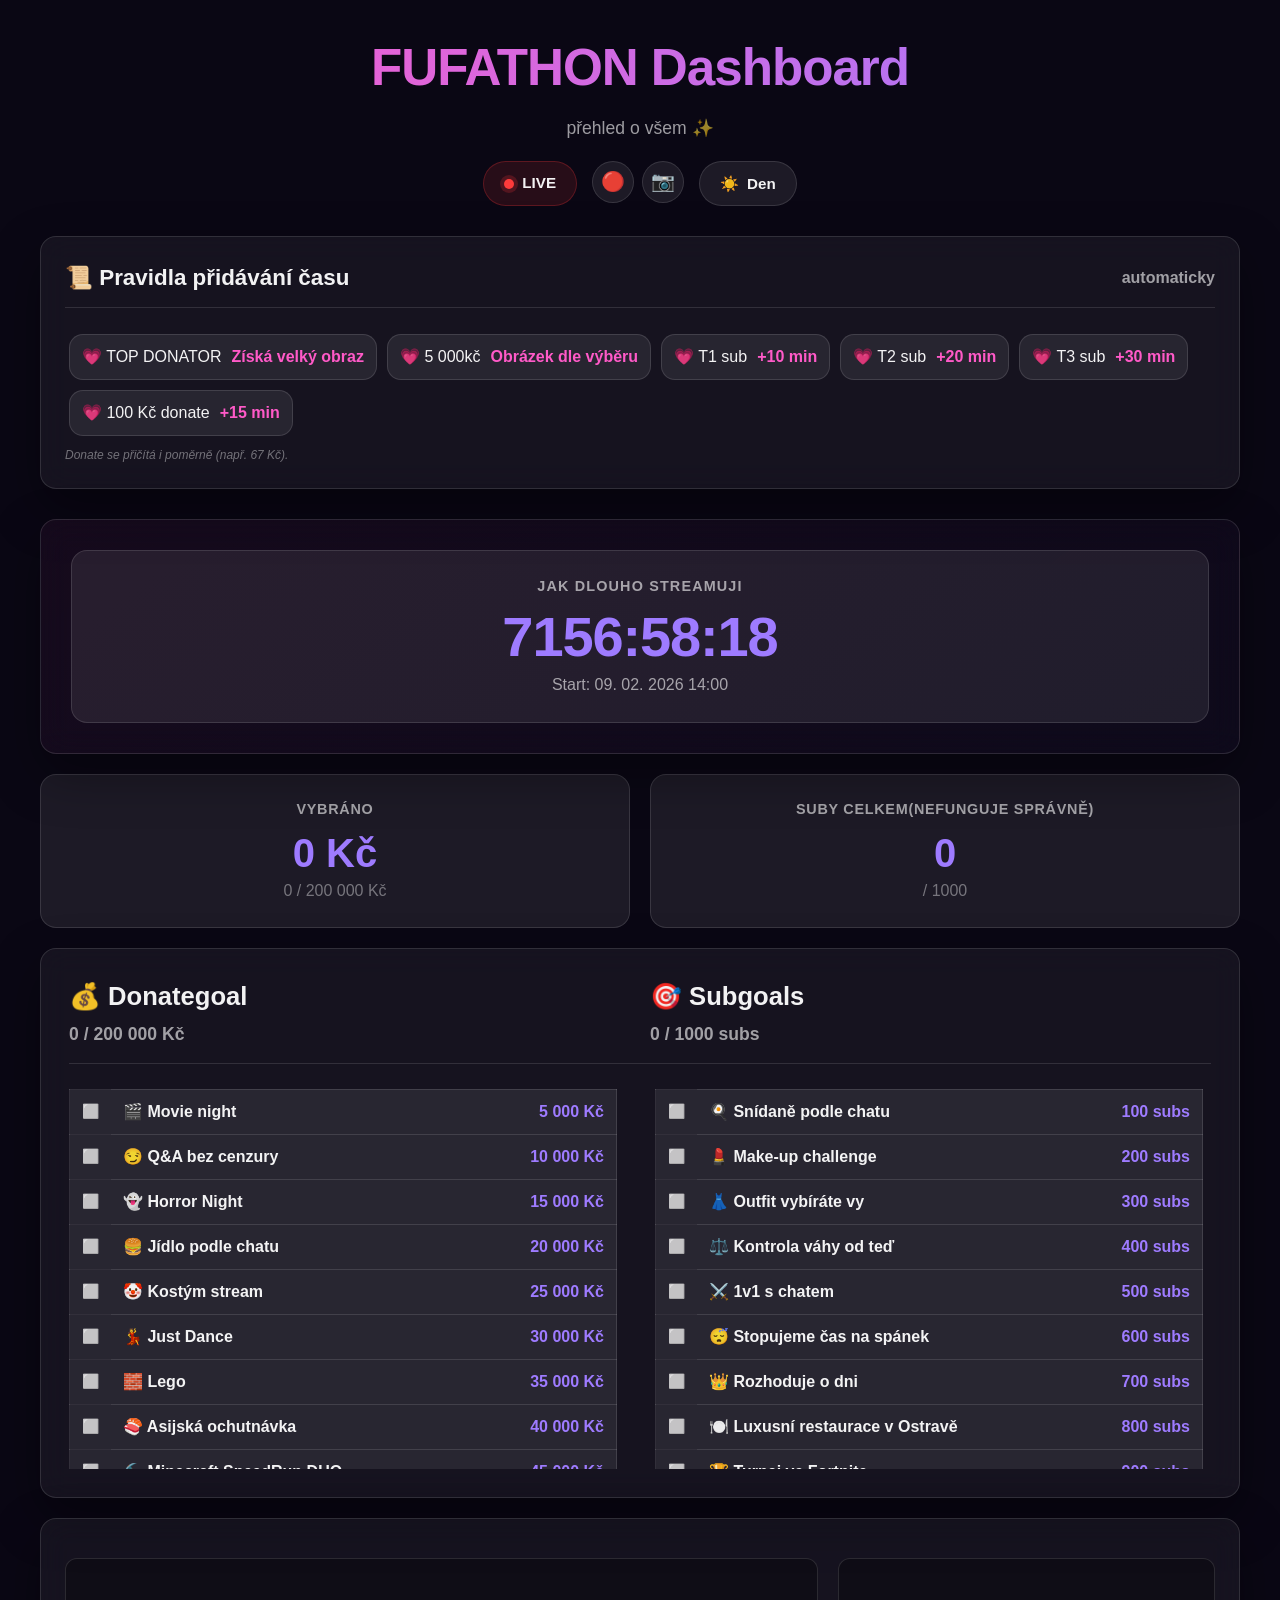
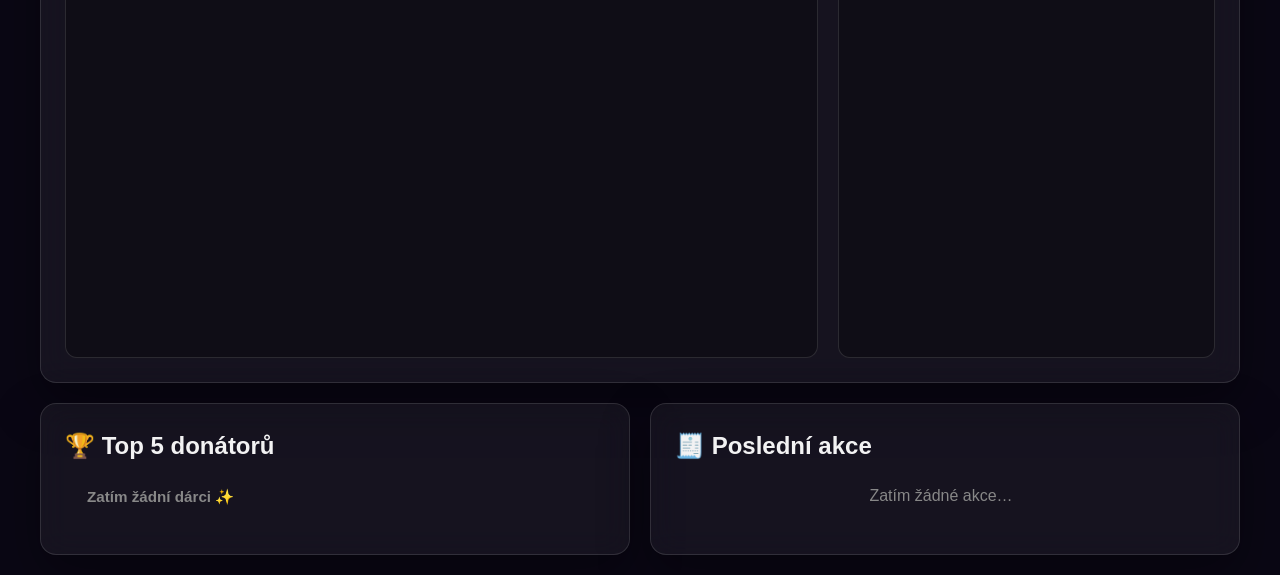
<file: index.html>
<!doctype html>
<html lang="cs">
<head>
  <meta charset="utf-8" />
  <meta name="viewport" content="width=device-width,initial-scale=1" />
  <title>FUFATHON Dashboard</title>
  <link rel="stylesheet" href="./style.css" />
</head>

<body>
  <div class="bgGlow" aria-hidden="true"></div>

  <main class="container">

    <!-- HLAVNÍ HEADER -->
    <header class="header">
      <h1>FUFATHON Dashboard</h1>
      <div class="subtitle">přehled o všem ✨</div>

      <div class="header-controls">
        <div class="status-pill">
          <span class="live-dot"></span>
          <span class="status-text">LIVE</span>
        </div>

        <div class="social-icons">
          <a href="https://www.twitch.tv/fufinkaa" target="_blank" class="social-link">
            <span class="social-icon">🔴</span>
          </a>
          <a href="https://www.instagram.com/fufinka.a" target="_blank" class="social-link">
            <span class="social-icon">📷</span>
          </a>
        </div>

        <button class="theme-btn" id="themeBtn" type="button">
          <span class="theme-icon" id="themeIcon">🌙</span>
          <span class="theme-text" id="themeText">Noc</span>
        </button>
      </div>
    </header>

    <!-- PRAVIDLA -->
    <section class="card rules-card">
      <div class="card-header">
        <h2 class="card-title">📜 Pravidla přidávání času</h2>
        <div class="card-subtitle">automaticky</div>
      </div>
      <div class="rules-list">
        <div class="rule-pill">💗 TOP DONATOR <b>Získá velký obraz</b></div>
        <div class="rule-pill">💗 5 000kč <b>Obrázek dle výběru</b></div>
        <div class="rule-pill">💗 T1 sub <b>+10 min</b></div>
        <div class="rule-pill">💗 T2 sub <b>+20 min</b></div>
        <div class="rule-pill">💗 T3 sub <b>+30 min</b></div>
        <div class="rule-pill">💗 100 Kč donate <b>+15 min</b></div>
      </div>
      <div class="rules-note">Donate se přičítá i poměrně (např. 67 Kč).</div>
    </section>

    <!-- TIMER -->
    <section class="card timer-card">
      <div class="timer-grid single">
        <div class="timer-box">
          <div class="timer-label">JAK DLOUHO STREAMUJI</div>
          <div class="timer-display violet" id="timeRunning">00:00:00</div>
          <div class="timer-info">Start: 09. 02. 2026 14:00</div>
        </div>
      </div>
    </section>

    <!-- STATISTIKY -->
    <div class="stats-grid">
      <div class="stat-card">
        <div class="stat-label">VYBRÁNO</div>
        <div class="stat-value" id="money">0 Kč</div>
        <div class="stat-sub" id="moneySmall">0 / 200 000 Kč</div>
      </div>

      <div class="stat-card">
        <div class="stat-label">SUBY CELKEM(Nefunguje správně)</div>
        <div class="stat-value" id="subsTotal">0</div>
        <div class="stat-sub">/ 1000</div>
      </div>
    </div>

    <!-- GOALS -->
    <section class="card goals-card">
      <div class="goals-header">
        <div class="goals-title">
          <h2>💰 Donategoal</h2>
          <div class="goals-subtitle" id="goalHeader">0 / 200 000 Kč</div>
        </div>
        <div class="goals-title">
          <h2>🎯 Subgoals</h2>
          <div class="goals-subtitle" id="subGoalHeader">0 / 1000 subs</div>
        </div>
      </div>

      <div class="goals-grid">
        <div class="goals-column">
          <table class="goals-table">
            <tbody id="goalTableBody"></tbody>
          </table>
        </div>
        <div class="goals-column">
          <table class="goals-table">
            <tbody id="subGoalTableBody"></tbody>
          </table>
        </div>
      </div>
    </section>

    <!-- TWITCH -->
    <section class="card twitch-card">
      <div class="twitch-container">
        <div class="twitch-stream">
          <iframe 
            src="https://player.twitch.tv/?channel=fufinkaa&parent=fufinkaa.github.io"
            title="Twitch stream fufinkaa"
            allowfullscreen>
          </iframe>
        </div>
        <div class="twitch-chat">
          <iframe 
            src="https://www.twitch.tv/embed/fufinkaa/chat?darkpopout&parent=fufinkaa.github.io"
            title="Twitch chat fufinkaa">
          </iframe>
        </div>
      </div>
    </section>

    <!-- BOTTOM -->
    <div class="bottom-grid">
      <section class="card">
        <h2>🏆 Top 5 donátorů</h2>
        <table>
          <tbody id="topTableBody"></tbody>
        </table>
      </section>

      <section class="card">
        <h2>🧾 Poslední akce</h2>
        <div id="feed"></div>
      </section>
    </div>

  </main>

  <!-- 🔥 NAČTENÍ NOVÉHO SCRIPT.JS -->
  <script src="script.js"></script>
</body>
</html>
</file>
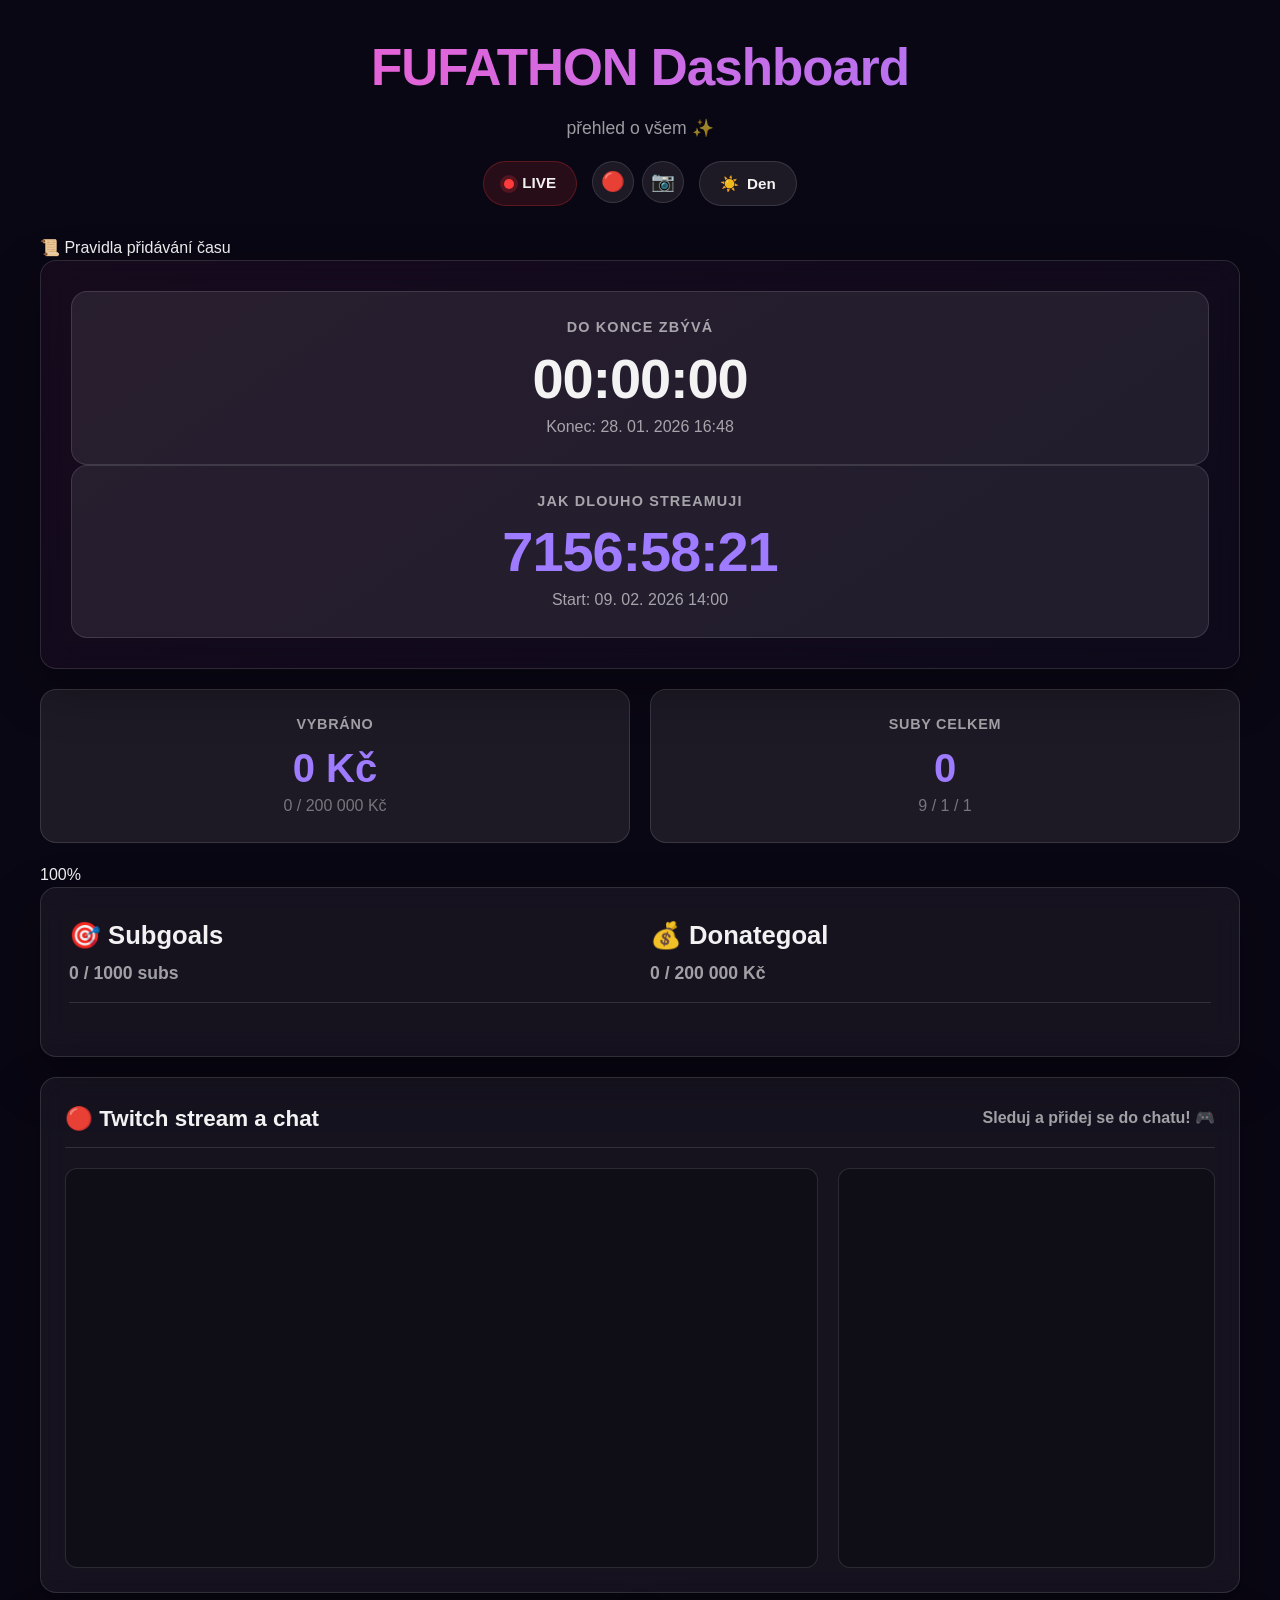
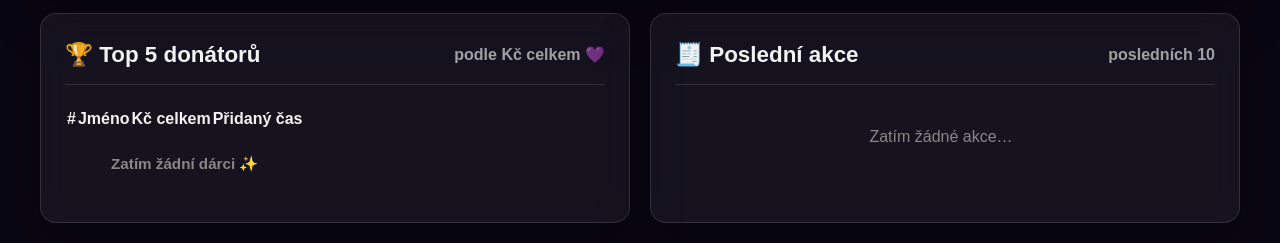
<file: index_UPDATED_v2.html>
<!doctype html>
<html lang="cs">
<head>
  <meta charset="utf-8" />
  <meta name="viewport" content="width=device-width,initial-scale=1" />
  <title>FUFATHON Dashboard</title>
  <link rel="stylesheet" href="./style.css" />
  <script src="https://cdn.socket.io/4.5.0/socket.io.min.js"></script>
</head>

<body>
  <div class="bgGlow" aria-hidden="true"></div>

  <main class="container">
    
    <!-- HLAVNÍ HEADER -->
    <header class="header">
      <h1>FUFATHON Dashboard</h1>
      <div class="subtitle">přehled o všem ✨</div>
      
           <div class="header-controls">
        <div class="status-pill">
          <span class="live-dot"></span>
          <span class="status-text">LIVE</span>
        </div>
        
        <!-- SOCIÁLNÍ IKONKY -->
        <div class="social-icons">
          <a href="https://www.twitch.tv/fufinkaa" target="_blank" class="social-link" aria-label="Twitch">
            <span class="social-icon">🔴</span>
          </a>
          <a href="https://www.instagram.com/fufinka.a" target="_blank" class="social-link" aria-label="Instagram">
            <span class="social-icon">📷</span>
          </a>
        </div>
        
        <button class="theme-btn" id="themeBtn" type="button" aria-label="Přepnout den/noc">
          <span class="theme-icon" id="themeIcon">🌙</span>
          <span class="theme-text" id="themeText">Noc</span>
        </button>
      </div>
    </header>

    <div class="rules-pill" aria-label="Pravidla přidávání času">📜 Pravidla přidávání času</div>

    <!-- TIMER SECTION - DVOJICE -->
    <section class="card timer-card">
      <div class="timer-grid single">
        <!-- DO KONCE ZBÝVÁ -->
        <div class="timer-box is-hidden">
          <div class="timer-label">DO KONCE ZBÝVÁ</div>
          <div class="timer-display" id="timeLeft">00:00:00</div>
          <div class="timer-info" id="endsAtText">Konec: 28. 01. 2026 16:48</div>
        </div>
        
        <!-- JAK DLOUHO STREAMUJI -->
        <div class="timer-box">
          <div class="timer-label">JAK DLOUHO STREAMUJI</div>
          <div class="timer-display violet" id="timeRunning">00:00:00</div>
          <div class="timer-info" id="startedAtText">Start: 09. 02. 2026 14:00</div>
        </div>
      </div>
    </section>

    <!-- STATISTIKY VEDLE SEBE -->
    <div class="stats-grid">
      <div class="stat-card">
        <div class="stat-label">VYBRÁNO</div>
        <div class="stat-value" id="money">600 Kč</div>
        <div class="stat-sub" id="moneySmall">600 / 200 000 Kč</div>
      </div>
      
      <div class="stat-card">
        <div class="stat-label">Suby celkem</div>
        <div class="stat-value" id="subsTotal">11</div>
        <div class="stat-sub" id="subsBreak">9 / 1 / 1</div>
      </div>
    </div>

    <!-- PROGRESS BAR - POUZE ČAS -->
    <div class="progress-single is-hidden">
      <div class="progress-card">
        <div class="progress-bar">
          <div class="progress-fill" id="timeProgress" style="width: 100%"></div>
        </div>
        <div class="progress-percent" id="timePct">100%</div>
      </div>
    </div>

    <!-- GOALS SECTION - DVOJICE JAKO TABULKA -->
    <section class="card goals-card">
      <div class="goals-header">
        <div class="goals-title">
          <h2>🎯 Subgoals</h2>
          <div class="goals-subtitle" id="subGoalHeader">11 / 1000 subs</div>
        </div>
        <div class="goals-title">
          <h2>💰 Donategoal</h2>
          <div class="goals-subtitle" id="goalHeader">600 / 200 000 Kč</div>
        </div>
      </div>
      
      <div class="goals-table">
        <!-- LEVÝ SLOUPEC - SUBGOALS -->
        <div class="goals-column">
          <div class="goals-list" id="subGoalList">
            <!-- Naplní JS -->
          </div>
        </div>
        
        <!-- PRAVÝ SLOUPEC - DONATEGOALS -->
        <div class="goals-column">
          <div class="goals-list" id="goalList">
            <!-- Naplní JS -->
          </div>
        </div>
      </div>
    </section>

    <!-- PRAVIDLA PŘIDÁVÁNÍ ČASU -->
<!-- TWITCH STREAM A CHAT - SAMOSTATNÝ ŘÁDEK (2 SLOUPCE) -->
    <section class="card twitch-card">
      <div class="card-header">
        <h2 class="card-title">🔴 Twitch stream a chat</h2>
        <div class="card-subtitle">Sleduj a přidej se do chatu! 🎮</div>
      </div>
      <div class="twitch-container">
        <div class="twitch-stream">
          <iframe
            src="https://player.twitch.tv/?channel=fufinkaa&parent=fufinkaa.github.io"
            frameborder="0"
            allowfullscreen="true"
            scrolling="no"
            allow="autoplay; fullscreen"
            title="Živý stream Fufinka">
          </iframe>
        </div>
        <div class="twitch-chat">
          <iframe
            src="https://www.twitch.tv/embed/fufinkaa/chat?parent=fufinkaa.github.io&darkpopout"
            frameborder="0"
            scrolling="yes"
            allow="autoplay"
            title="Chat Fufinka">
          </iframe>
        </div>
      </div>
    </section>

    <!-- TOP 5 DONÁTORŮ A POSLEDNÍ AKCE - 2 SLOUPCE -->
    <div class="bottom-grid">
      <!-- TOP 5 DONÁTORŮ -->
      <section class="card">
        <div class="card-header">
          <h2 class="card-title">🏆 Top 5 donátorů</h2>
          <div class="card-subtitle">podle Kč celkem 💜</div>
        </div>
        <div class="donors-table">
          <table>
            <thead>
              <tr>
                <th>#</th>
                <th>Jméno</th>
                <th>Kč celkem</th>
                <th>Přidaný čas</th>
              </tr>
            </thead>
            <tbody id="topTableBody">
              <!-- Naplní JS -->
            </tbody>
          </table>
        </div>
      </section>

      <!-- POSLEDNÍ AKCE -->
      <section class="card">
        <div class="card-header">
          <h2 class="card-title">🧾 Poslední akce</h2>
          <div class="card-subtitle">posledních 10</div>
        </div>
        <div class="activity-list" id="feed">
          <!-- Naplní JS -->
        </div>
      </section>
    </div>

  </main>

  <script src="./script.js"></script>

  <script>
    // ⏱️ Timer: jak dlouho streamuji (od 09. 02. 2026 14:00 CET)
    (function () {
      const el = document.getElementById('timeRunning');
      const info = document.getElementById('startedAtText');
      if (!el) return;

      // Start: 2026-02-09 14:00 v CZ (CET). Pokud budeš chtít jiný čas, změň tady.
      const start = new Date('2026-02-09T14:00:00+01:00');

      function pad(n) { return String(n).padStart(2, '0'); }

      function tick() {
        const now = new Date();
        let diff = now - start;
        if (diff < 0) diff = 0;

        const totalSeconds = Math.floor(diff / 1000);
        const days = Math.floor(totalSeconds / 86400);
        const hours = Math.floor((totalSeconds % 86400) / 3600);
        const mins = Math.floor((totalSeconds % 3600) / 60);
        const secs = totalSeconds % 60;

        el.textContent = (days > 0)
          ? `${days}d ${pad(hours)}:${pad(mins)}:${pad(secs)}`
          : `${pad(hours)}:${pad(mins)}:${pad(secs)}`;

        if (info) {
          info.textContent = 'Start: 09. 02. 2026 14:00';
        }
      }

      tick();
      setInterval(tick, 1000);
    })();

    // 🌗 Light/Dark toggle (fallback, když to neřeší script.js)
    (function () {
      const btn = document.getElementById('themeBtn');
      const icon = document.getElementById('themeIcon');
      const text = document.getElementById('themeText');
      if (!btn) return;

      const root = document.documentElement;
      const key = 'fufathon-theme';

      function apply(theme) {
        root.setAttribute('data-theme', theme);
        if (icon) icon.textContent = theme === 'light' ? '☀️' : '🌙';
        if (text) text.textContent = theme === 'light' ? 'Den' : 'Noc';
      }

      const saved = localStorage.getItem(key);
      if (saved === 'light' || saved === 'dark') apply(saved);

      btn.addEventListener('click', () => {
        const current = root.getAttribute('data-theme') === 'light' ? 'light' : 'dark';
        const next = current === 'light' ? 'dark' : 'light';
        localStorage.setItem(key, next);
        apply(next);
      });
    })();
  </script>

</body>
</html>
</file>
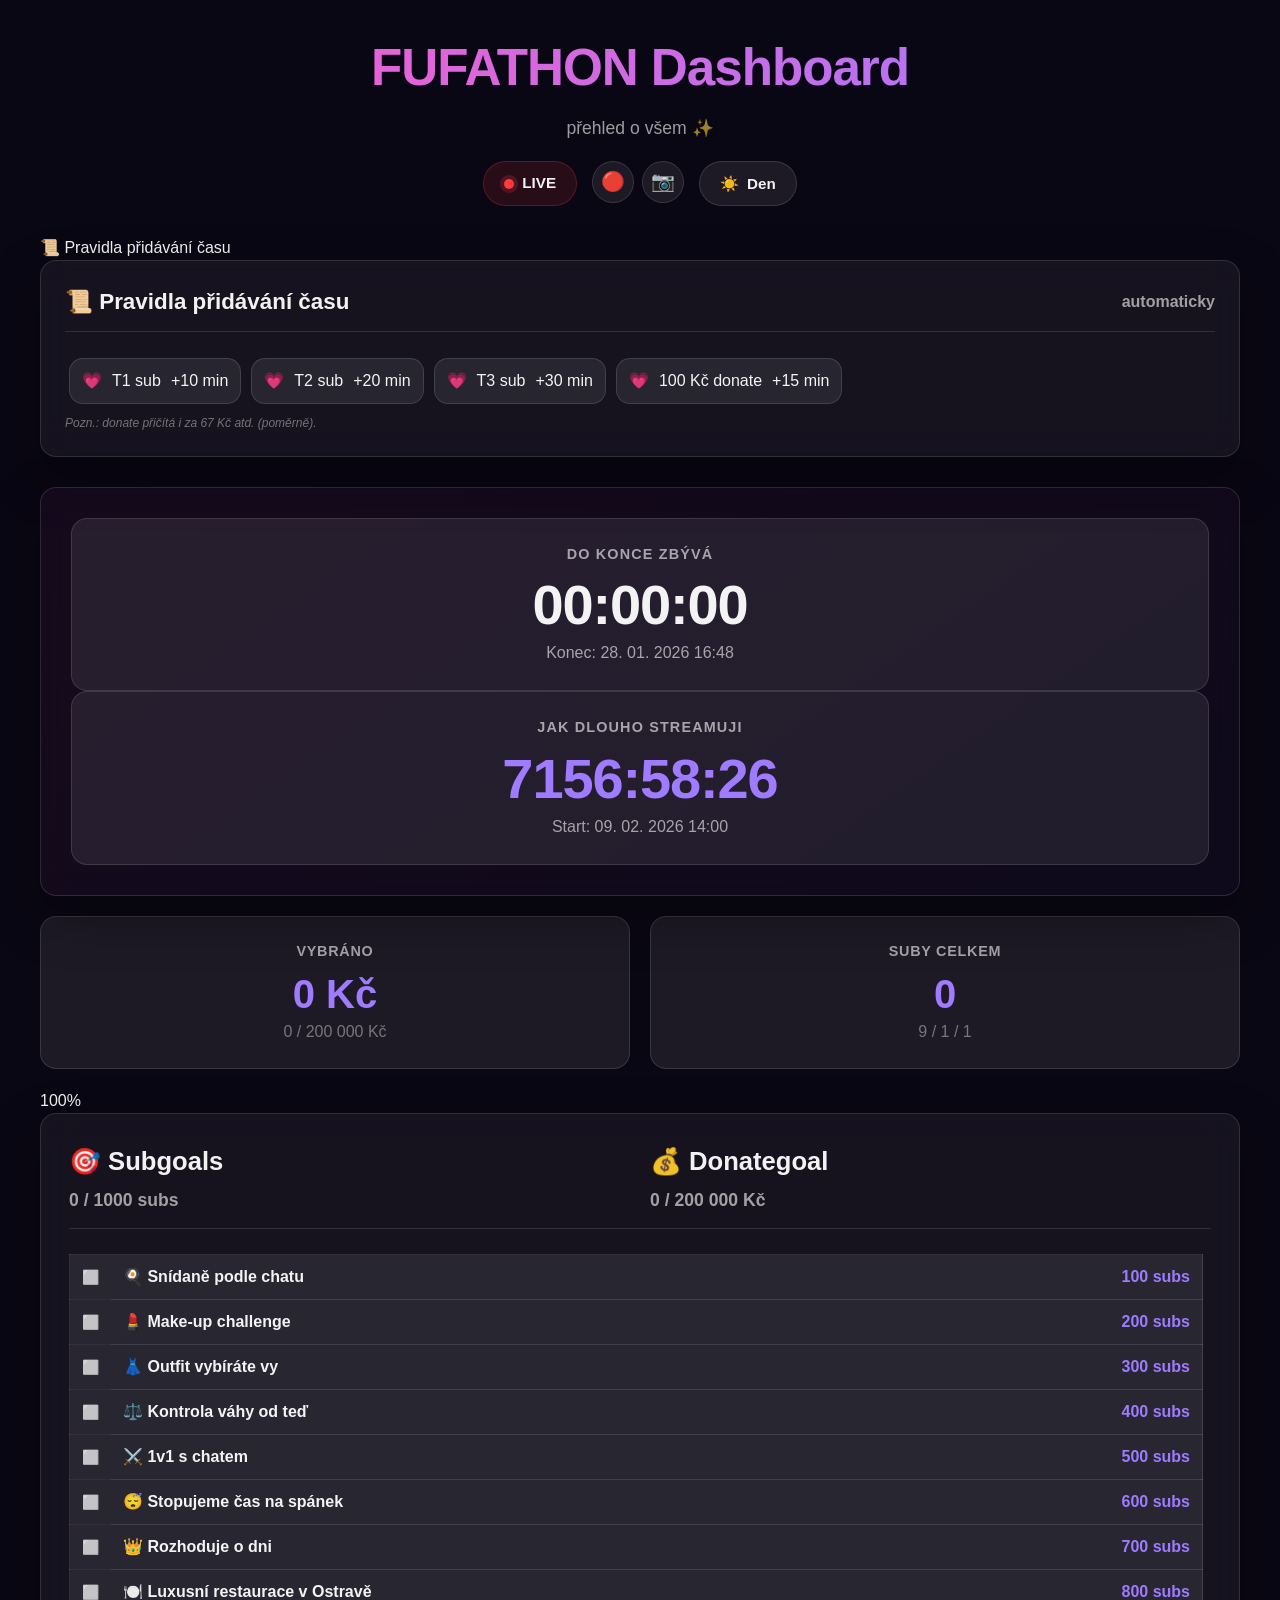
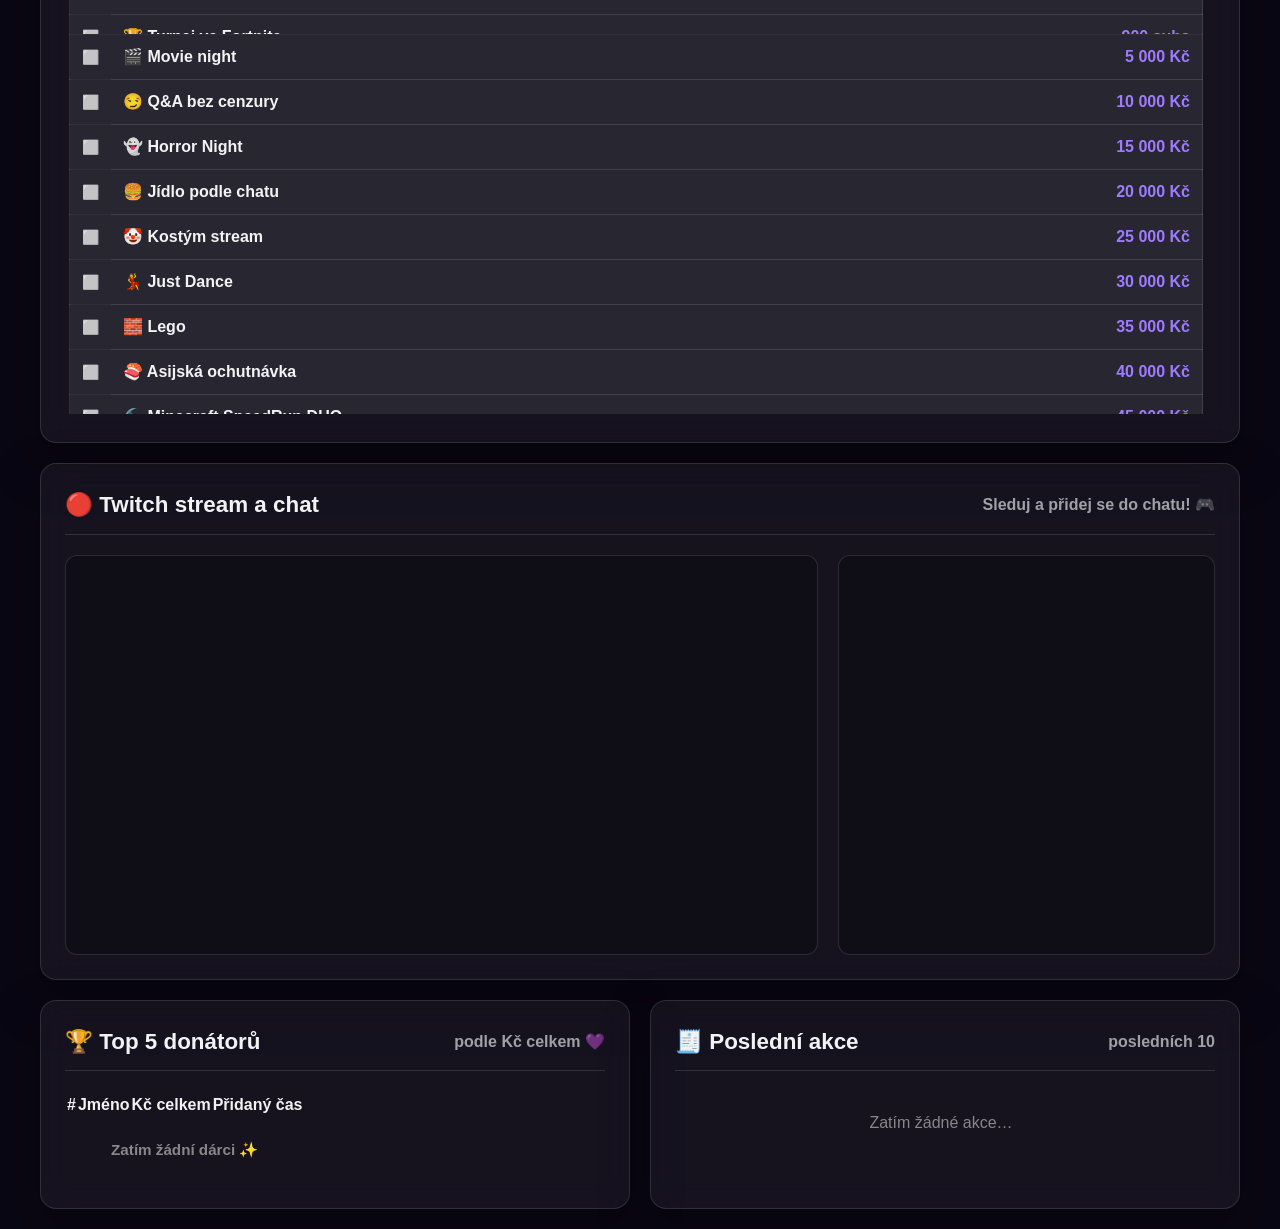
<file: index_UPDATED_v3.html>
<!doctype html>
<html lang="cs">
<head>
  <meta charset="utf-8" />
  <meta name="viewport" content="width=device-width,initial-scale=1" />
  <title>FUFATHON Dashboard</title>
  <link rel="stylesheet" href="./style.css" />
  <script src="https://cdn.socket.io/4.5.0/socket.io.min.js"></script>
</head>

<body>
  <div class="bgGlow" aria-hidden="true"></div>

  <main class="container">
    
    <!-- HLAVNÍ HEADER -->
    <header class="header">
      <h1>FUFATHON Dashboard</h1>
      <div class="subtitle">přehled o všem ✨</div>
      
           <div class="header-controls">
        <div class="status-pill">
          <span class="live-dot"></span>
          <span class="status-text">LIVE</span>
        </div>
        
        <!-- SOCIÁLNÍ IKONKY -->
        <div class="social-icons">
          <a href="https://www.twitch.tv/fufinkaa" target="_blank" class="social-link" aria-label="Twitch">
            <span class="social-icon">🔴</span>
          </a>
          <a href="https://www.instagram.com/fufinka.a" target="_blank" class="social-link" aria-label="Instagram">
            <span class="social-icon">📷</span>
          </a>
        </div>
        
        <button class="theme-btn" id="themeBtn" type="button" aria-label="Přepnout den/noc">
          <span class="theme-icon" id="themeIcon">🌙</span>
          <span class="theme-text" id="themeText">Noc</span>
        </button>
      </div>
    </header>

    <div class="rules-pill" aria-label="Pravidla přidávání času">📜 Pravidla přidávání času</div>

<section class="card rules-card" id="rules">
  <div class="card-header">
    <h2 class="card-title">📜 Pravidla přidávání času</h2>
    <div class="card-subtitle">automaticky</div>
  </div>
  <div class="rules-list">
    <div class="rule-pill"><span class="rule-emoji">💗</span><span class="rule-title">T1 sub</span><span class="rule-plus">+10 min</span></div>
    <div class="rule-pill"><span class="rule-emoji">💗</span><span class="rule-title">T2 sub</span><span class="rule-plus">+20 min</span></div>
    <div class="rule-pill"><span class="rule-emoji">💗</span><span class="rule-title">T3 sub</span><span class="rule-plus">+30 min</span></div>
    <div class="rule-pill"><span class="rule-emoji">💗</span><span class="rule-title">100 Kč donate</span><span class="rule-plus">+15 min</span></div>
  </div>
  <div class="rules-note">Pozn.: donate přičítá i za 67 Kč atd. (poměrně).</div>
</section>


    <!-- TIMER SECTION - DVOJICE -->
    <section class="card timer-card">
      <div class="timer-grid single">
        <!-- DO KONCE ZBÝVÁ -->
        <div class="timer-box is-hidden">
          <div class="timer-label">DO KONCE ZBÝVÁ</div>
          <div class="timer-display" id="timeLeft">00:00:00</div>
          <div class="timer-info" id="endsAtText">Konec: 28. 01. 2026 16:48</div>
        </div>
        
        <!-- JAK DLOUHO STREAMUJI -->
        <div class="timer-box">
          <div class="timer-label">JAK DLOUHO STREAMUJI</div>
          <div class="timer-display violet" id="timeRunning">00:00:00</div>
          <div class="timer-info" id="startedAtText">Start: 09. 02. 2026 14:00</div>
        </div>
      </div>
    </section>

    <!-- STATISTIKY VEDLE SEBE -->
    <div class="stats-grid">
      <div class="stat-card">
        <div class="stat-label">VYBRÁNO</div>
        <div class="stat-value" id="money">600 Kč</div>
        <div class="stat-sub" id="moneySmall">600 / 200 000 Kč</div>
      </div>
      
      <div class="stat-card">
        <div class="stat-label">Suby celkem</div>
        <div class="stat-value" id="subsTotal">11</div>
        <div class="stat-sub" id="subsBreak">9 / 1 / 1</div>
      </div>
    </div>

    <!-- PROGRESS BAR - POUZE ČAS -->
    <div class="progress-single is-hidden">
      <div class="progress-card">
        <div class="progress-bar">
          <div class="progress-fill" id="timeProgress" style="width: 100%"></div>
        </div>
        <div class="progress-percent" id="timePct">100%</div>
      </div>
    </div>

    <!-- GOALS SECTION - DVOJICE JAKO TABULKA -->
    <section class="card goals-card">
      <div class="goals-header">
        <div class="goals-title">
          <h2>🎯 Subgoals</h2>
          <div class="goals-subtitle" id="subGoalHeader">11 / 1000 subs</div>
        </div>
        <div class="goals-title">
          <h2>💰 Donategoal</h2>
          <div class="goals-subtitle" id="goalHeader">600 / 200 000 Kč</div>
        </div>
      </div>
      
      <div class="goals-table">
        <!-- LEVÝ SLOUPEC - SUBGOALS -->
        <div class="goals-column">
          <div class="goals-list" id="subGoalList">
  <table class="goals-table">
    <tbody id="subGoalTableBody"></tbody>
  </table>
</div>
        </div>
        
        <!-- PRAVÝ SLOUPEC - DONATEGOALS -->
        <div class="goals-column">
          <div class="goals-list" id="goalList">
  <table class="goals-table">
    <tbody id="goalTableBody"></tbody>
  </table>
</div>
        </div>
      </div>
    </section>

    <!-- PRAVIDLA PŘIDÁVÁNÍ ČASU -->
<!-- TWITCH STREAM A CHAT - SAMOSTATNÝ ŘÁDEK (2 SLOUPCE) -->
    <section class="card twitch-card">
      <div class="card-header">
        <h2 class="card-title">🔴 Twitch stream a chat</h2>
        <div class="card-subtitle">Sleduj a přidej se do chatu! 🎮</div>
      </div>
      <div class="twitch-container">
        <div class="twitch-stream">
          <iframe
            src="https://player.twitch.tv/?channel=fufinkaa&parent=fufinkaa.github.io"
            frameborder="0"
            allowfullscreen="true"
            scrolling="no"
            allow="autoplay; fullscreen"
            title="Živý stream Fufinka">
          </iframe>
        </div>
        <div class="twitch-chat">
          <iframe
            src="https://www.twitch.tv/embed/fufinkaa/chat?parent=fufinkaa.github.io&darkpopout"
            frameborder="0"
            scrolling="yes"
            allow="autoplay"
            title="Chat Fufinka">
          </iframe>
        </div>
      </div>
    </section>

    <!-- TOP 5 DONÁTORŮ A POSLEDNÍ AKCE - 2 SLOUPCE -->
    <div class="bottom-grid">
      <!-- TOP 5 DONÁTORŮ -->
      <section class="card">
        <div class="card-header">
          <h2 class="card-title">🏆 Top 5 donátorů</h2>
          <div class="card-subtitle">podle Kč celkem 💜</div>
        </div>
        <div class="donors-table">
          <table>
            <thead>
              <tr>
                <th>#</th>
                <th>Jméno</th>
                <th>Kč celkem</th>
                <th>Přidaný čas</th>
              </tr>
            </thead>
            <tbody id="topTableBody">
              <!-- Naplní JS -->
            </tbody>
          </table>
        </div>
      </section>

      <!-- POSLEDNÍ AKCE -->
      <section class="card">
        <div class="card-header">
          <h2 class="card-title">🧾 Poslední akce</h2>
          <div class="card-subtitle">posledních 10</div>
        </div>
        <div class="activity-list" id="feed">
          <!-- Naplní JS -->
        </div>
      </section>
    </div>

  </main>

  <script src="./script.js"></script>

  <script>
    // ⏱️ Timer: jak dlouho streamuji (od 09. 02. 2026 14:00 CET)
    (function () {
      const el = document.getElementById('timeRunning');
      const info = document.getElementById('startedAtText');
      if (!el) return;

      // Start: 2026-02-09 14:00 v CZ (CET). Pokud budeš chtít jiný čas, změň tady.
      const start = new Date('2026-02-09T14:00:00+01:00');

      function pad(n) { return String(n).padStart(2, '0'); }

      function tick() {
        const now = new Date();
        let diff = now - start;
        if (diff < 0) diff = 0;

        const totalSeconds = Math.floor(diff / 1000);
        const days = Math.floor(totalSeconds / 86400);
        const hours = Math.floor((totalSeconds % 86400) / 3600);
        const mins = Math.floor((totalSeconds % 3600) / 60);
        const secs = totalSeconds % 60;

        el.textContent = (days > 0)
          ? `${days}d ${pad(hours)}:${pad(mins)}:${pad(secs)}`
          : `${pad(hours)}:${pad(mins)}:${pad(secs)}`;

        if (info) {
          info.textContent = 'Start: 09. 02. 2026 14:00';
        }
      }

      tick();
      setInterval(tick, 1000);
    })();

    // 🌗 Light/Dark toggle (fallback, když to neřeší script.js)
    (function () {
      const btn = document.getElementById('themeBtn');
      const icon = document.getElementById('themeIcon');
      const text = document.getElementById('themeText');
      if (!btn) return;

      const root = document.documentElement;
      const key = 'fufathon-theme';

      function apply(theme) {
        root.setAttribute('data-theme', theme);
        if (icon) icon.textContent = theme === 'light' ? '☀️' : '🌙';
        if (text) text.textContent = theme === 'light' ? 'Den' : 'Noc';
      }

      const saved = localStorage.getItem(key);
      if (saved === 'light' || saved === 'dark') apply(saved);

      btn.addEventListener('click', () => {
        const current = root.getAttribute('data-theme') === 'light' ? 'light' : 'dark';
        const next = current === 'light' ? 'dark' : 'light';
        localStorage.setItem(key, next);
        apply(next);
      });
    })();
  </script>

</body>
</html>
</file>
<file: style.css>
/* ===== CSS PROMĚNNÉ ===== */
:root {
  --bg-main: #0a0714;
  --bg-card: rgba(255, 255, 255, 0.05);
  --bg-card-light: rgba(255, 255, 255, 0.08);
  --border: rgba(255, 255, 255, 0.12);
  --text: rgba(255, 255, 255, 0.95);
  --text-muted: rgba(255, 255, 255, 0.6);
  --text-soft: rgba(255, 255, 255, 0.4);
  
  --accent-pink: #ff5ac8;
  --accent-violet: #9e7bff;
  --accent-cyan: #6ee7ff;
  
  --radius: 16px;
  --radius-sm: 12px;
  
  --shadow: 0 20px 50px rgba(0, 0, 0, 0.35);
  --shadow-light: 0 10px 30px rgba(0, 0, 0, 0.2);
}

/* ===== LIGHT MODE ===== */
[data-theme="light"] {
  --bg-main: #f8f7ff;
  --bg-card: rgba(255, 255, 255, 0.85);
  --bg-card-light: rgba(255, 255, 255, 0.9);
  --border: rgba(0, 0, 0, 0.1);
  --text: rgba(25, 15, 38, 0.95);
  --text-muted: rgba(25, 15, 38, 0.6);
  --text-soft: rgba(25, 15, 38, 0.4);
  
  --accent-pink: #ff2fa9;
  --accent-violet: #7a5cff;
  --accent-cyan: #00c6e6;
}

/* ===== RESET A ZÁKLADNÍ STYLY ===== */
* {
  box-sizing: border-box;
  margin: 0;
  padding: 0;
}

html, body {
  height: 100%;
}

body {
  font-family: -apple-system, BlinkMacSystemFont, 'Segoe UI', Roboto, Oxygen, Ubuntu, sans-serif;
  background-color: var(--bg-main);
  color: var(--text);
  line-height: 1.5;
  padding: 20px;
  overflow-x: hidden;
  transition: background-color 0.3s, color 0.3s;
}

/* ===== POZADÍ S EFEKTEM ===== */
.bgGlow {
  position: fixed;
  top: -50%;
  left: -50%;
  right: -50%;
  bottom: -50%;
  background: 
    radial-gradient(700px 700px at 10% 10%, rgba(255, 90, 200, 0.1), transparent 50%),
    radial-gradient(600px 600px at 90% 30%, rgba(158, 123, 255, 0.1), transparent 50%);
  filter: blur(60px);
  z-index: -1;
  opacity: 0.6;
}

.container {
  max-width: 1200px;
  margin: 0 auto;
}

/* ===== HLAVIČKA ===== */
.header {
  text-align: center;
  margin-bottom: 30px;
  padding-top: 10px;
}

.header h1 {
  font-size: 3.2rem;
  font-weight: 900;
  background: linear-gradient(90deg, var(--accent-pink), var(--accent-violet));
  -webkit-background-clip: text;
  -webkit-text-fill-color: transparent;
  background-clip: text;
  margin-bottom: 8px;
  letter-spacing: -0.02em;
}

.subtitle {
  font-size: 1.1rem;
  color: var(--text-muted);
  font-weight: 500;
  margin-bottom: 20px;
}

.header-controls {
  display: flex;
  justify-content: center;
  gap: 15px;
  margin-top: 15px;
}

/* ===== TLAČÍTKO PRO PŘEPÍNÁNÍ TÉMATU ===== */
.theme-btn {
  display: flex;
  align-items: center;
  gap: 8px;
  padding: 10px 20px;
  background: var(--bg-card-light);
  border: 1px solid var(--border);
  border-radius: 50px;
  color: var(--text);
  font-weight: 700;
  font-size: 0.95rem;
  cursor: pointer;
  transition: all 0.2s;
}

.theme-btn:hover {
  background: var(--bg-card);
  transform: translateY(-1px);
}

/* ===== STATUS (LIVE) ===== */
.status-pill {
  display: inline-flex;
  align-items: center;
  gap: 8px;
  padding: 10px 20px;
  background: rgba(255, 59, 59, 0.12);
  border: 1px solid rgba(255, 59, 59, 0.25);
  border-radius: 50px;
  font-weight: 700;
  font-size: 0.95rem;
}

.live-dot {
  width: 10px;
  height: 10px;
  background: #ff3b3b;
  border-radius: 50%;
  box-shadow: 0 0 0 4px rgba(255, 59, 59, 0.2);
  animation: pulse 2s infinite;
}

@keyframes pulse {
  0% { box-shadow: 0 0 0 0 rgba(255, 59, 59, 0.4); }
  70% { box-shadow: 0 0 0 8px rgba(255, 59, 59, 0); }
  100% { box-shadow: 0 0 0 0 rgba(255, 59, 59, 0); }
}

/* ===== SOCIÁLNÍ IKONKY ===== */
.social-icons {
  display: flex;
  gap: 8px;
}

.social-link {
  display: flex;
  align-items: center;
  justify-content: center;
  width: 42px;
  height: 42px;
  background: var(--bg-card-light);
  border: 1px solid var(--border);
  border-radius: 50%;
  color: var(--text);
  text-decoration: none;
  transition: all 0.2s;
}

.social-link:hover {
  background: var(--bg-card);
  transform: translateY(-2px);
  border-color: var(--accent-pink);
}

.social-icon {
  font-size: 1.2rem;
  display: flex;
  align-items: center;
  justify-content: center;
}

/* ===== KARTY (OBECNÉ) ===== */
.card {
  background: var(--bg-card);
  backdrop-filter: blur(15px);
  border: 1px solid var(--border);
  border-radius: var(--radius);
  box-shadow: var(--shadow);
  padding: 24px;
  margin-bottom: 20px;
  transition: background-color 0.3s, border-color 0.3s;
}

/* ===== PRAVIDLA ===== */
.rules-card {
  margin-bottom: 30px;
}

.card-header {
  display: flex;
  justify-content: space-between;
  align-items: center;
  margin-bottom: 20px;
  padding-bottom: 12px;
  border-bottom: 1px solid var(--border);
}

.card-title {
  font-size: 1.4rem;
  font-weight: 800;
  color: var(--text);
  display: flex;
  align-items: center;
  gap: 8px;
}

.card-subtitle {
  font-size: 1rem;
  color: var(--text-muted);
  font-weight: 600;
}

.rules-list {
  display: flex;
  flex-wrap: wrap;
  gap: 10px;
  padding: 6px 4px 0;
}

.rule-pill {
  display: flex;
  align-items: center;
  gap: 10px;
  padding: 10px 12px;
  border-radius: 14px;
  border: 1px solid var(--border);
  background: var(--bg-card-light);
}

.rule-pill b {
  color: var(--accent-pink);
  font-weight: 700;
  margin-left: auto;
}

.rules-note {
  margin-top: 10px;
  color: var(--text-soft);
  font-size: 12px;
  font-style: italic;
}

/* ===== TIMER ===== */
.timer-card {
  padding: 30px;
  background: linear-gradient(145deg, rgba(255, 90, 200, 0.05), rgba(158, 123, 255, 0.03));
  border: 1px solid var(--border);
}

.timer-grid.single {
  display: grid;
  grid-template-columns: 1fr;
}

.timer-box {
  text-align: center;
  padding: 25px 20px;
  background: var(--bg-card-light);
  border-radius: var(--radius);
  border: 1px solid var(--border);
}

.timer-label {
  font-size: 0.9rem;
  color: var(--text-muted);
  text-transform: uppercase;
  letter-spacing: 0.08em;
  font-weight: 700;
  margin-bottom: 12px;
}

.timer-display {
  font-size: 3.5rem;
  font-weight: 900;
  line-height: 1;
  margin-bottom: 8px;
  letter-spacing: -0.02em;
  color: var(--text);
}

.timer-display.violet {
  color: var(--accent-violet);
}

.timer-info {
  font-size: 1rem;
  color: var(--text-muted);
  font-weight: 500;
}

/* ===== STATISTIKY ===== */
.stats-grid {
  display: grid;
  grid-template-columns: 1fr 1fr;
  gap: 20px;
  margin-bottom: 20px;
}

.stat-card {
  background: var(--bg-card-light);
  border: 1px solid var(--border);
  border-radius: var(--radius);
  padding: 24px;
  text-align: center;
}

.stat-label {
  font-size: 0.9rem;
  color: var(--text-muted);
  margin-bottom: 12px;
  font-weight: 700;
  text-transform: uppercase;
  letter-spacing: 0.05em;
}

.stat-value {
  font-size: 2.5rem;
  font-weight: 900;
  line-height: 1;
  margin-bottom: 6px;
  color: var(--accent-violet);
}

.stat-sub {
  font-size: 1rem;
  color: var(--text-soft);
  font-weight: 500;
}

/* ===== GOALS TABULKY ===== */
.goals-card {
  padding: 28px;
}

.goals-header {
  display: grid;
  grid-template-columns: 1fr 1fr;
  gap: 20px;
  margin-bottom: 25px;
  padding-bottom: 15px;
  border-bottom: 1px solid var(--border);
}

.goals-title h2 {
  font-size: 1.6rem;
  font-weight: 800;
  margin-bottom: 6px;
  color: var(--text);
}

.goals-subtitle {
  font-size: 1.1rem;
  color: var(--text-muted);
  font-weight: 600;
}

.goals-grid {
  display: grid;
  grid-template-columns: 1fr 1fr;
  gap: 30px;
}

.goals-column {
  max-height: 380px;
  overflow-y: auto;
  padding-right: 8px;
}

.goals-table {
  width: 100%;
  border-collapse: collapse;
}

.goals-table tr {
  background: var(--bg-card-light);
  border: 1px solid var(--border);
}

.goals-table td {
  padding: 10px 12px;
  vertical-align: middle;
}

.goal-check {
  width: 34px;
  text-align: center;
  font-size: 14px;
  opacity: 0.9;
}

.goal-name {
  font-weight: 600;
}

.goal-tr.done {
  opacity: 0.85;
}

.goal-tr.done .goal-name {
  text-decoration: line-through;
  opacity: 0.9;
}

.goal-threshold {
  text-align: right;
  font-weight: 700;
  color: var(--accent-violet);
  white-space: nowrap;
}

/* Scrollbar pro goals */
.goals-column::-webkit-scrollbar {
  width: 6px;
}

.goals-column::-webkit-scrollbar-track {
  background: var(--bg-card);
  border-radius: 3px;
}

.goals-column::-webkit-scrollbar-thumb {
  background: var(--accent-pink);
  border-radius: 3px;
}

.goals-column::-webkit-scrollbar-thumb:hover {
  background: var(--accent-violet);
}

/* ===== TWITCH ===== */
.twitch-card {
  padding: 24px;
}

.twitch-container {
  display: grid;
  grid-template-columns: 2fr 1fr;
  gap: 20px;
  margin-top: 15px;
}

.twitch-stream,
.twitch-chat {
  border-radius: var(--radius-sm);
  border: 1px solid var(--border);
  background: rgba(0, 0, 0, 0.3);
  overflow: hidden;
  height: 400px;
}

.twitch-stream iframe,
.twitch-chat iframe {
  width: 100%;
  height: 100%;
  display: block;
  border: none;
}

/* ===== BOTTOM GRID (TOP 5 + POSLEDNÍ AKCE) ===== */
.bottom-grid {
  display: grid;
  grid-template-columns: 1fr 1fr;
  gap: 20px;
  margin-bottom: 30px;
}

/* ===== TOP 5 DONÁTORŮ ===== */
#topTableBody {
  display: table-row-group;
  width: 100%;
}

#topTableBody tr {
  display: table-row;
}

#topTableBody td {
  display: table-cell;
  padding: 12px 16px;
  border-bottom: 1px solid var(--border);
  vertical-align: middle;
  font-weight: 600;
  font-size: 0.95rem;
}

#topTableBody tr:last-child td {
  border-bottom: none;
}

#topTableBody tr:hover td {
  background: rgba(255, 255, 255, 0.03);
}

[data-theme="light"] #topTableBody tr:hover td {
  background: rgba(0, 0, 0, 0.03);
}

/* ===== POSLEDNÍ AKCE (FEED) ===== */
#feed {
  display: block;
  max-height: 350px;
  overflow-y: auto;
  padding-right: 8px;
}

#feed .activity-item {
  display: flex;
  align-items: center;
  gap: 12px;
  padding: 14px;
  margin-bottom: 8px;
  background: var(--bg-card-light);
  border-radius: var(--radius-sm);
  border: 1px solid var(--border);
}

#feed .activity-time {
  font-size: 0.85rem;
  color: var(--text-muted);
  font-weight: 700;
  min-width: 55px;
}

#feed .activity-icon {
  font-size: 1rem;
}

#feed .activity-name {
  font-weight: 600;
  flex: 1;
}

#feed .activity-action {
  font-weight: 600;
  color: var(--text-muted);
}

#feed .activity-amount {
  font-weight: 800;
  color: var(--accent-cyan);
  white-space: nowrap;
}

#feed .activity-added {
  font-weight: 700;
  color: var(--accent-pink);
  white-space: nowrap;
}

/* Scrollbar pro feed */
#feed::-webkit-scrollbar {
  width: 6px;
}

#feed::-webkit-scrollbar-track {
  background: var(--bg-card);
  border-radius: 3px;
}

#feed::-webkit-scrollbar-thumb {
  background: var(--accent-cyan);
  border-radius: 3px;
}

#feed::-webkit-scrollbar-thumb:hover {
  background: var(--accent-violet);
}

/* ===== RESPONZIVITA ===== */
@media (max-width: 768px) {
  body {
    padding: 12px;
  }
  
  .header h1 {
    font-size: 2.5rem;
  }
  
  .timer-grid.single,
  .stats-grid,
  .goals-header,
  .goals-grid,
  .twitch-container,
  .bottom-grid {
    grid-template-columns: 1fr;
  }
  
  .timer-display {
    font-size: 2.8rem;
  }
  
  .stat-value {
    font-size: 2rem;
  }
  
  .card {
    padding: 20px;
  }
  
  .rules-list {
    flex-direction: column;
  }
  
  .twitch-stream,
  .twitch-chat {
    height: 250px;
  }
  
  .goals-grid {
    gap: 20px;
  }
}

@media (max-width: 480px) {
  .header-controls {
    flex-direction: column;
    align-items: center;
  }
  
  .timer-display {
    font-size: 2.3rem;
  }
}
</file>
